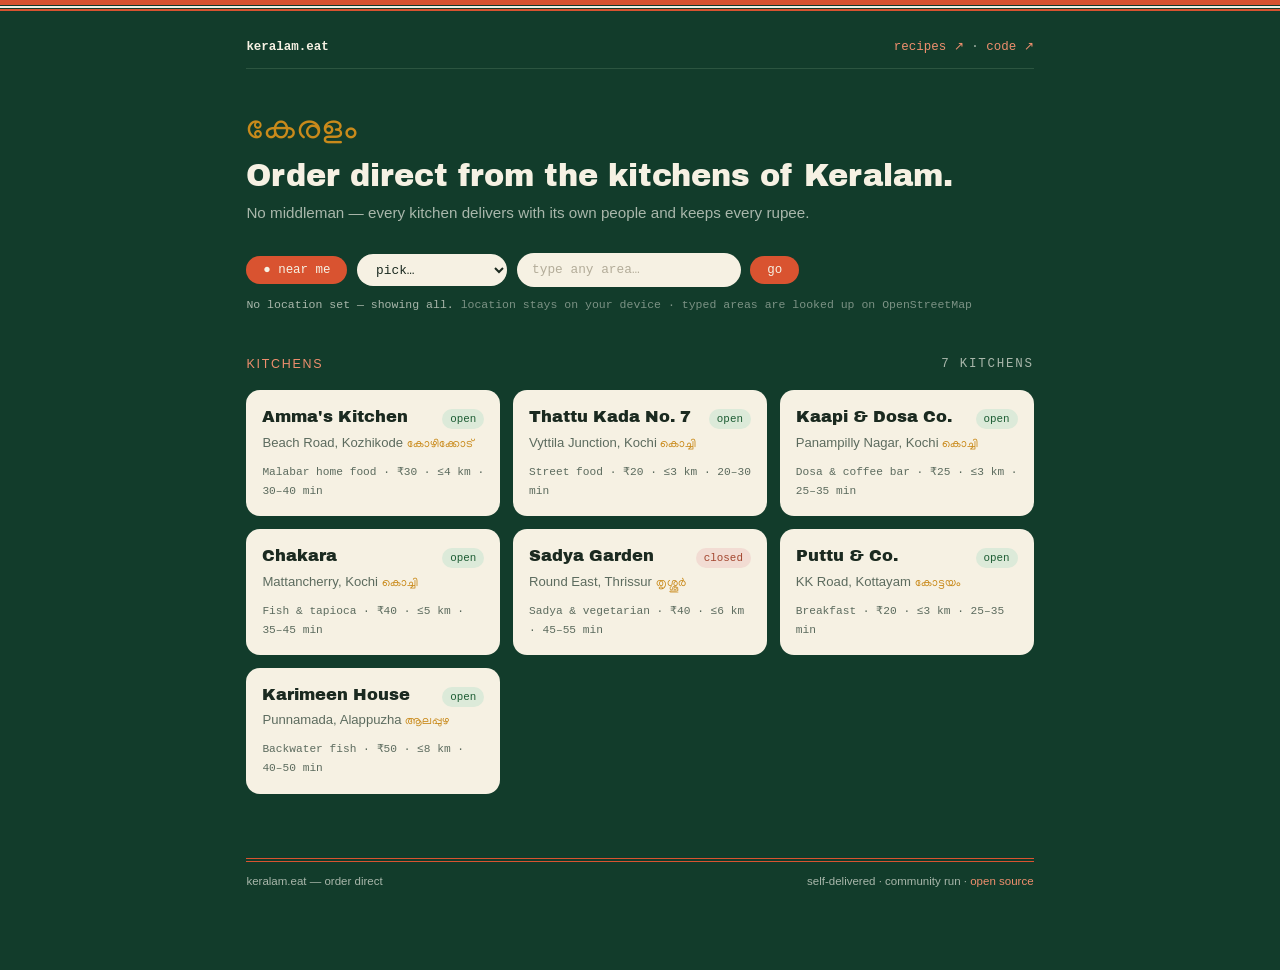
<file: index.html>
<!doctype html>
<html lang="en">
<head>
  <meta charset="utf-8">
  <meta name="viewport" content="width=device-width, initial-scale=1">
  <title>keralam.eat — order direct from the kitchens of Keralam</title>
  <meta name="description" content="Order food direct from kitchens near you in Keralam. Zero commission — every kitchen delivers with its own people.">
  <link rel="icon" href="data:image/svg+xml,<svg xmlns='http://www.w3.org/2000/svg' viewBox='0 0 32 32'><path d='M4 28 C 6 15, 14 6, 28 4 C 26 17, 18 26, 6 27' fill='none' stroke='%233d5a3c' stroke-width='2' stroke-linecap='round'/></svg>">
  <link rel="preconnect" href="https://fonts.googleapis.com">
  <link rel="preconnect" href="https://fonts.gstatic.com" crossorigin>
  <link href="https://fonts.googleapis.com/css2?family=Archivo+Black&family=Manjari:wght@400;700&display=swap" rel="stylesheet">
  <link rel="stylesheet" href="style.css">
</head>
<body>
  <div class="wrap">

    <div class="masthead">
      <span class="domain">keralam.eat</span>
      <span><a href="welcome.html">recipes ↗</a> · <a href="https://github.com/aneeraj/keralam-eat">code ↗</a></span>
    </div>

    <section class="hero">
      <div class="mal-big" aria-label="Keralam">കേരളം</div>
      <h1>Order direct from the kitchens of Keralam.</h1>
      <p class="sub">No middleman — every kitchen delivers with its own people and keeps every rupee.</p>
    </section>

    <div class="locbar">
      <button class="near" id="near-me">● near me</button>
      <select id="pick-area" aria-label="pick your area">
        <option value="">pick…</option>
      </select>
      <input class="area-input" id="area-input" placeholder="type any area…" aria-label="type any area">
      <button class="area-go" id="area-go">go</button>
      <button class="clearloc" id="clear-loc" style="display:none" title="forget my location">×</button>
    </div>
    <div class="locnote" id="loc-note">No location set — showing all kitchens. <span style="opacity:.7">location stays on your device · typed areas are looked up on OpenStreetMap</span></div>

    <div id="near-section">
      <div class="section-head" id="list-title"><span>Kitchens</span><span class="note mono" id="count"></span></div>
      <div class="cards" id="near-cards"></div>
      <div class="empty-state" id="empty-state" style="display:none"></div>
    </div>
    <div id="far-section">
      <div class="group-head far">Too far for their own delivery</div>
      <div class="cards far-group" id="far-cards"></div>
    </div>

    <footer>
      <span>keralam.eat — order direct</span>
      <span>self-delivered · community run · <a href="https://github.com/aneeraj/keralam-eat">open source</a></span>
    </footer>

  </div>

  <script src="data.js"></script>
  <script>
    const R = window.RESTAURANTS;
    const LOC_KEY = "keralam.eat:loc";

    document.getElementById("count").textContent = R.length + " kitchens";

    const MAL = {
      "Kozhikode": "കോഴിക്കോട്",
      "Kochi": "കൊച്ചി",
      "Thrissur": "തൃശ്ശൂർ",
      "Kottayam": "കോട്ടയം",
      "Alappuzha": "ആലപ്പുഴ"
    };

    function esc(s) {
      return String(s).replace(/[&<>"']/g, (c) =>
        ({ "&": "&amp;", "<": "&lt;", ">": "&gt;", '"': "&quot;", "'": "&#39;" }[c]));
    }

    function kmBetween(a, b) {
      const rad = (x) => (x * Math.PI) / 180;
      const dLat = rad(b.lat - a.lat);
      const dLng = rad(b.lng - a.lng);
      const h =
        Math.sin(dLat / 2) ** 2 +
        Math.cos(rad(a.lat)) * Math.cos(rad(b.lat)) * Math.sin(dLng / 2) ** 2;
      return 2 * 6371 * Math.asin(Math.sqrt(h));
    }

    function fmtKm(d) {
      return (d < 10 ? d.toFixed(1) : Math.round(d)) + " km";
    }

    /* ---------- anchor state ---------- */

    let anchor = null;
    try { anchor = JSON.parse(localStorage.getItem(LOC_KEY) || "null"); } catch (e) { anchor = null; }

    function setAnchor(a) {
      anchor = a;
      if (a) localStorage.setItem(LOC_KEY, JSON.stringify(a));
      else localStorage.removeItem(LOC_KEY);
      render();
    }

    /* ---------- near me ---------- */

    document.getElementById("near-me").addEventListener("click", () => {
      const note = document.getElementById("loc-note");
      note.textContent = "Asking your browser where you are…";
      if (!navigator.geolocation) {
        note.textContent = "This browser can't share location — pick or type your area.";
        return;
      }
      navigator.geolocation.getCurrentPosition(
        (pos) => {
          setAnchor({ lat: pos.coords.latitude, lng: pos.coords.longitude, label: "you" });
        },
        (err) => {
          note.textContent =
            "Location needs the site live on https (or your permission) — pick or type your area instead.";
        },
        { enableHighAccuracy: true, timeout: 8000, maximumAge: 300000 }
      );
    });

    /* ---------- area picker ---------- */

    const cities = [...new Set(R.map((r) => r.city))];
    const pick = document.getElementById("pick-area");
    for (const c of cities) {
      const inCity = R.filter((r) => r.city === c);
      const opt = document.createElement("option");
      opt.value = c;
      opt.textContent = c + " (" + inCity.length + ")";
      opt.dataset.lat = inCity.reduce((s, r) => s + r.lat, 0) / inCity.length;
      opt.dataset.lng = inCity.reduce((s, r) => s + r.lng, 0) / inCity.length;
      pick.appendChild(opt);
    }
    pick.addEventListener("change", () => {
      if (!pick.value) return;
      const opt = pick.selectedOptions[0];
      setAnchor({ lat: +opt.dataset.lat, lng: +opt.dataset.lng, label: pick.value });
    });

    document.getElementById("clear-loc").addEventListener("click", () => {
      pick.value = "";
      setAnchor(null);
      document.getElementById("loc-note").textContent = "Location forgotten — showing all kitchens.";
    });

    /* ---------- typed area (Nominatim) ---------- */

    async function findArea() {
      const q = document.getElementById("area-input").value.trim();
      const note = document.getElementById("loc-note");
      if (!q) return;
      note.textContent = "Looking up \u201c" + q + "\u201d\u2026";
      try {
        const url =
          "https://nominatim.openstreetmap.org/search?q=" + encodeURIComponent(q) +
          "&format=json&limit=1&viewbox=74.8,12.9,78.2,8.1&bounded=1";
        const res = await fetch(url);
        const rows = await res.json();
        if (!rows.length) {
          note.textContent = "Not found in Keralam \u2014 try a town or junction name.";
          return;
        }
        const r = rows[0];
        const label = (r.display_name || q).split(",")[0].trim();
        setAnchor({ lat: +r.lat, lng: +r.lon, label: label });
        document.getElementById("area-input").value = "";
      } catch (err) {
        note.textContent = "Geocoder unreachable \u2014 try again in a moment.";
      }
    }

    document.getElementById("area-go").addEventListener("click", findArea);
    document.getElementById("area-input").addEventListener("keydown", (e) => {
      if (e.key === "Enter") { e.preventDefault(); findArea(); }
    });

    /* ---------- render ---------- */

    function cardHTML(r, d, inRadius) {
      const pill = r.open
        ? '<span class="pill open">open</span>'
        : '<span class="pill closed">closed</span>';
      const dist = d == null ? "" :
        '<div class="dist' + (inRadius ? " in" : "") + '">' +
        (inRadius ? fmtKm(d) + " \u00b7 delivers to you" : fmtKm(d)) + "</div>";
      return (
        '<a class="card" href="restaurant.html?id=' + r.slug + '">' +
        '<div class="top"><span class="name">' + r.name + "</span>" + pill + "</div>" +
        '<div class="meta">' + r.area + ", " + r.city +
        (MAL[r.city] ? ' <span class="mal">' + MAL[r.city] + "</span>" : "") + "</div>" +
        '<div class="chips">' + r.cuisine + " \u00b7 \u20b9" + r.delivery.fee +
        " \u00b7 \u2264" + r.delivery.radiusKm + " km \u00b7 " + r.delivery.eta + "</div>" +
        dist +
        "</a>"
      );
    }

    function render() {
      const nearCards = document.getElementById("near-cards");
      const farCards = document.getElementById("far-cards");
      const nearSection = document.getElementById("near-section");
      const farSection = document.getElementById("far-section");
      const note = document.getElementById("loc-note");
      const title = document.getElementById("list-title");
      const empty = document.getElementById("empty-state");
      const clearBtn = document.getElementById("clear-loc");

      if (!anchor) {
        nearSection.style.display = "";
        farSection.style.display = "none";
        nearCards.innerHTML = R.map((r) => cardHTML(r, null, false)).join("");
        title.firstChild.textContent = "Kitchens";
        note.innerHTML = "No location set \u2014 showing all. <span style='opacity:.7'>location stays on your device \u00b7 typed areas are looked up on OpenStreetMap</span>";
        empty.style.display = "none";
        clearBtn.style.display = "none";
        return;
      }

      const withD = R.map((r) => ({ r, d: kmBetween(anchor, r) }));
      const near = withD.filter((x) => x.d <= x.r.delivery.radiusKm).sort((a, b) => a.d - b.d);
      const far = withD.filter((x) => x.d > x.r.delivery.radiusKm).sort((a, b) => a.d - b.d);

      nearSection.style.display = "";
      farSection.style.display = far.length ? "" : "none";

      if (near.length) {
        title.firstChild.textContent = "Delivers to you";
        nearCards.innerHTML = near.map((x) => cardHTML(x.r, x.d, true)).join("");
        empty.style.display = "none";
      } else {
        title.firstChild.textContent = "Kitchens";
        nearCards.innerHTML = "";
        const closest = far[0];
        empty.style.display = "block";
        empty.innerHTML =
          "Nothing delivers to <strong>" + esc(anchor.label) + "</strong> yet" +
          (closest
            ? " \u2014 nearest: <strong>" + closest.r.name + "</strong> (" + fmtKm(closest.d) + ")."
            : ".") +
          ' Cook here? <a href="https://github.com/aneeraj/keralam-eat">Add your kitchen</a>.';
      }

      farCards.innerHTML = far.map((x) => cardHTML(x.r, x.d, false)).join("");
      note.textContent = "Showing kitchens around " + anchor.label + ".";
      clearBtn.style.display = "inline-block";
    }

    render();
  </script>
</body>
</html>
</file>
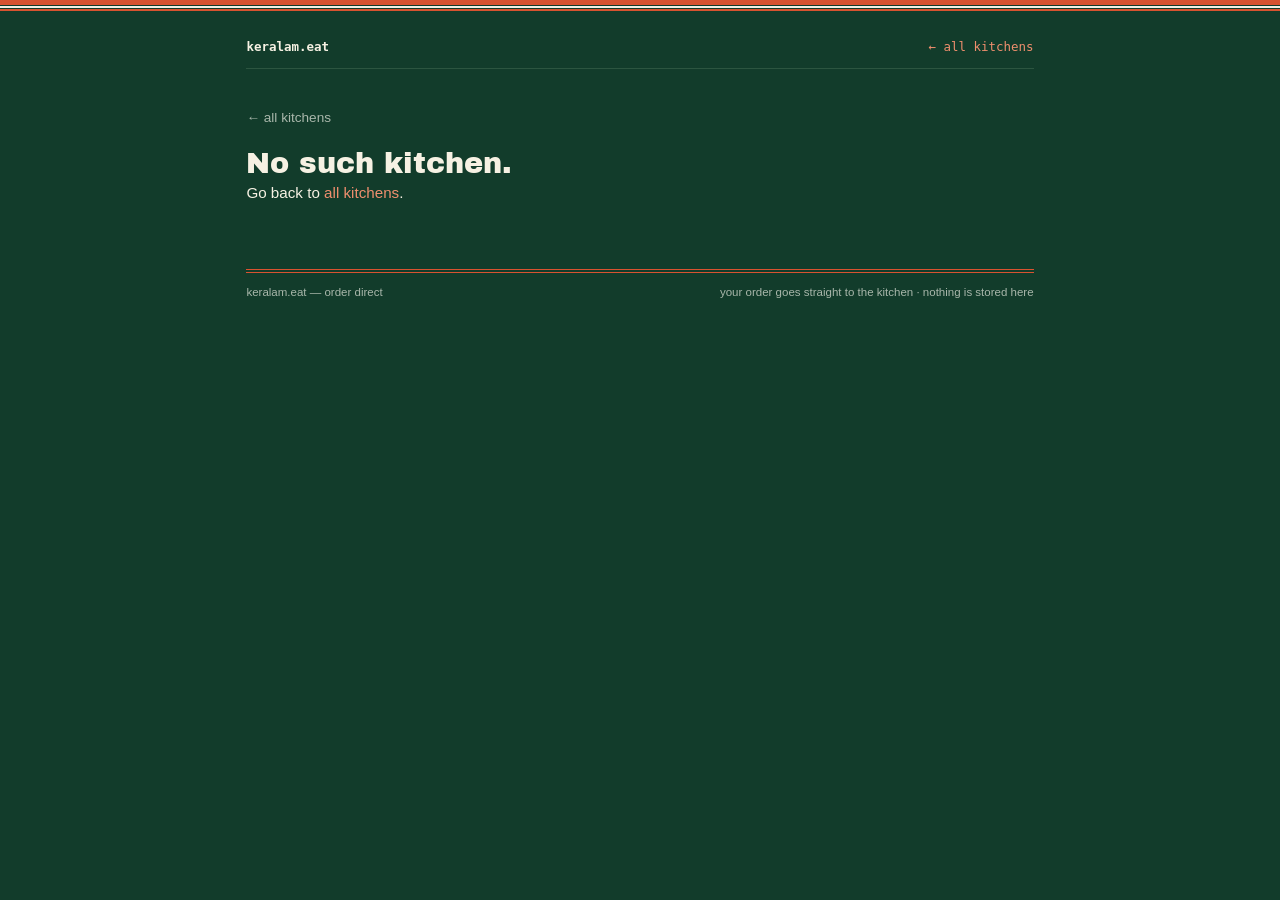
<file: restaurant.html>
<!doctype html>
<html lang="en">
<head>
  <meta charset="utf-8">
  <meta name="viewport" content="width=device-width, initial-scale=1">
  <title>keralam.eat</title>
  <link rel="icon" href="data:image/svg+xml,<svg xmlns='http://www.w3.org/2000/svg' viewBox='0 0 32 32'><path d='M4 28 C 6 15, 14 6, 28 4 C 26 17, 18 26, 6 27' fill='none' stroke='%233d5a3c' stroke-width='2' stroke-linecap='round'/></svg>">
  <link rel="preconnect" href="https://fonts.googleapis.com">
  <link rel="preconnect" href="https://fonts.gstatic.com" crossorigin>
  <link href="https://fonts.googleapis.com/css2?family=Archivo+Black&family=Manjari:wght@400;700&display=swap" rel="stylesheet">
  <link rel="stylesheet" href="style.css">
</head>
<body>
  <div class="wrap">

    <div class="masthead">
      <span class="domain">keralam.eat</span>
      <span><a href="index.html">← all kitchens</a></span>
    </div>

    <a class="backlink" href="index.html">← all kitchens</a>
    <div class="r-head" id="r-head"></div>

    <div id="menu"></div>

    <div id="cart">
      <h2>Your order</h2>
      <div id="cart-lines"></div>
      <div class="totals" id="totals"></div>

      <label for="cname">your name</label>
      <input id="cname" autocomplete="name">
      <label for="cphone">your phone</label>
      <input id="cphone" autocomplete="tel" inputmode="tel">
      <label for="caddress">delivery address</label>
      <textarea id="caddress" autocomplete="street-address"></textarea>

      <div class="actions">
        <button class="send" id="send">Send order on WhatsApp →</button>
        <a href="#" class="copy" id="copy">or copy the order text</a>
      </div>
      <div class="done" id="done" style="display:none"></div>
    </div>

    <footer>
      <span id="foot-name">keralam.eat — order direct</span>
      <span>your order goes straight to the kitchen · nothing is stored here</span>
    </footer>

  </div>

  <div id="cartbar"><div class="inner"><span id="bar-count"></span><span>review your order →</span></div></div>

  <script src="data.js"></script>
  <script>
    const slug = new URLSearchParams(location.search).get("id") || "";
    const r = window.RESTAURANTS.find((x) => x.slug === slug);

    if (!r) {
      document.querySelector(".r-head").innerHTML = "<h1>No such kitchen.</h1><p style='color:var(--muted)'>Go back to <a href='index.html'>all kitchens</a>.</p>";
    } else {
      render();
    }

    /* ---------- state ---------- */
    const CART_KEY = "keralam.eat:cart:" + r?.slug;
    let cart = {};
    try { cart = JSON.parse(localStorage.getItem(CART_KEY) || "{}"); } catch (e) { cart = {}; }

    function items() {
      const out = [];
      (r?.menu || []).forEach((cat, ci) =>
        cat.items.forEach((it, ii) => out.push({ ...it, id: ci + "-" + ii }))
      );
      return out;
    }
    const ALL = items();

    function qty(id) { return cart[id] || 0; }
    function count() { return Object.values(cart).reduce((a, b) => a + b, 0); }
    function subtotal() {
      return ALL.reduce((sum, it) => sum + (cart[it.id] ? cart[it.id] * it.price : 0), 0);
    }

    function save() {
      localStorage.setItem(CART_KEY, JSON.stringify(cart));
      syncUI();
    }

    /* ---------- your location vs this kitchen ---------- */
    let myLoc = null;
    try { myLoc = JSON.parse(localStorage.getItem("keralam.eat:loc") || "null"); } catch (e) { myLoc = null; }

    function kmBetween(a, b) {
      const rad = (x) => (x * Math.PI) / 180;
      const dLat = rad(b.lat - a.lat);
      const dLng = rad(b.lng - a.lng);
      const h =
        Math.sin(dLat / 2) ** 2 +
        Math.cos(rad(a.lat)) * Math.cos(rad(b.lat)) * Math.sin(dLng / 2) ** 2;
      return 2 * 6371 * Math.asin(Math.sqrt(h));
    }

    function youLine() {
      if (!myLoc || r.lat == null) return "";
      const d = kmBetween(myLoc, r);
      const inside = d <= r.delivery.radiusKm;
      const fmt = (d < 10 ? d.toFixed(1) : Math.round(d)) + " km";
      return (
        '<span class="chip ' + (inside ? "good" : "bad") + '">you: ' + fmt +
        (inside ? " \u00b7 inside their radius" : " \u00b7 outside") + "</span>" +
        '<a class="chip" href="index.html">change \u2197</a>'
      );
    }

    /* ---------- rendering ---------- */
    function render() {
      document.title = r.name + " — keralam.eat";

      const openness = r.open
        ? '<span class="openness open"><span class="dot open"></span>open now</span>'
        : '<span class="openness closed"><span class="dot closed"></span>closed now · hours ' + r.hours + '</span>';

      const malCity = { "Kozhikode": "കോഴിക്കോട്", "Kochi": "കൊച്ചി", "Thrissur": "തൃശ്ശൂർ", "Kottayam": "കോട്ടയം", "Alappuzha": "ആലപ്പുഴ" }[r.city] || "";

      document.getElementById("r-head").innerHTML =
        "<h1>" + r.name + "</h1>" +
        '<div class="meta">' + r.area + ", " + r.city + (malCity ? ' <span class="mal">' + malCity + "</span>" : "") + " · " + r.cuisine + " · " + openness + "</div>" +
        '<div class="chips-row">' +
          '<span class="chip">own delivery</span>' +
          '<span class="chip">\u2264' + r.delivery.radiusKm + " km</span>" +
          '<span class="chip">\u20b9' + r.delivery.fee + "</span>" +
          '<span class="chip">' + r.delivery.eta + "</span>" +
          youLine() +
        "</div>" +
        (r.open ? "" : '<div class="closed-line">Closed now \u2014 back at ' + r.hours.split("–")[0].trim() + ".</div>");

      document.getElementById("foot-name").textContent = r.name + " · keralam.eat";

      const menu = document.getElementById("menu");
      r.menu.forEach((cat) => {
        const sec = document.createElement("div");
        sec.className = "menu-category";
        sec.innerHTML = "<h3>" + cat.category + "</h3>";
        cat.items.forEach((it, i) => {
          const id = r.menu.indexOf(cat) + "-" + i;
          const row = document.createElement("div");
          row.className = "item";
          row.innerHTML =
            '<span class="vegmark' + (it.veg ? "" : " non") + '"></span>' +
            '<span class="nm">' + it.name + (it.mal ? ' <span class="mal">' + it.mal + "</span>" : "") + '<span class="d">' + it.desc + "</span></span>" +
            '<span class="leader"></span>' +
            '<span class="price">₹' + it.price + "</span>" +
            '<button class="add" data-id="' + id + '">add</button>';
          sec.appendChild(row);
        });
        menu.appendChild(sec);
      });

      menu.addEventListener("click", (e) => {
        const btn = e.target.closest(".add");
        if (!btn) return;
        const id = btn.dataset.id;
        cart[id] = (cart[id] || 0) + 1;
        save();
      });

      syncUI();
    }

    function syncUI() {
      // cart lines
      const lines = document.getElementById("cart-lines");
      const kept = Object.entries(cart).filter(([, q]) => q > 0);

      lines.innerHTML = kept.map(([id, q]) => {
        const it = ALL.find((x) => x.id === id);
        return (
          '<div class="cartline">' +
          '<span class="nm">' + it.name + "</span>" +
          '<span class="qty">' +
          '<button data-act="dec" data-id="' + id + '">−</button>' +
          q +
          '<button data-act="inc" data-id="' + id + '">+</button>' +
          "</span>" +
          '<span class="line-total">₹' + it.price * q + "</span>" +
          "</div>"
        );
      }).join("");

      const c = count();
      document.getElementById("cart").classList.toggle("visible", c > 0);
      document.getElementById("cartbar").classList.toggle("visible", c > 0);
      document.getElementById("bar-count").textContent = c + " item" + (c === 1 ? "" : "s") + " · ₹" + subtotal();

      const fee = c > 0 ? r.delivery.fee : 0;
      document.getElementById("totals").innerHTML =
        '<div class="row"><span>food</span><span>\u20b9' + subtotal() + "</span></div>" +
        '<div class="row"><span>delivery</span><span>\u20b9' + fee + "</span></div>" +
        '<div class="row grand"><span>total</span><span>\u20b9' + (subtotal() + fee) + "</span></div>";
    }

    document.getElementById("cart-lines").addEventListener("click", (e) => {
      const btn = e.target.closest("button[data-act]");
      if (!btn) return;
      const id = btn.dataset.id;
      if (btn.dataset.act === "inc") cart[id] = (cart[id] || 0) + 1;
      else { cart[id] = (cart[id] || 0) - 1; if (cart[id] <= 0) delete cart[id]; }
      save();
    });

    document.getElementById("cartbar").addEventListener("click", () => {
      document.getElementById("cart").scrollIntoView({ behavior: "smooth" });
    });

    /* ---------- order text ---------- */
    function orderText() {
      const lines = Object.entries(cart).filter(([, q]) => q > 0).map(([id, q]) => {
        const it = ALL.find((x) => x.id === id);
        return q + " × " + it.name + " — ₹" + it.price * q;
      });

      return [
        "NEW ORDER — via keralam.eat",
        "",
        ...lines,
        "",
        "Delivery: ₹" + r.delivery.fee,
        "TOTAL: ₹" + (subtotal() + r.delivery.fee),
        "",
        "Name: " + document.getElementById("cname").value.trim(),
        "Phone: " + document.getElementById("cphone").value.trim(),
        "Address: " + document.getElementById("caddress").value.trim().replace(/\n/g, ", ")
      ].join("\n");
    }

    function validate() {
      const done = document.getElementById("done");
      done.style.display = "none";
      if (!document.getElementById("cname").value.trim()) { done.textContent = "Add your name."; done.style.color = "var(--red)"; done.style.display = "block"; return false; }
      if (!/^[0-9 +()-]{7,}$/.test(document.getElementById("cphone").value.trim())) { done.textContent = "Add a phone number."; done.style.color = "var(--red)"; done.style.display = "block"; return false; }
      if (!document.getElementById("caddress").value.trim()) { done.textContent = "Add the delivery address."; done.style.color = "var(--red)"; done.style.display = "block"; return false; }
      return true;
    }

    document.getElementById("send").addEventListener("click", () => {
      if (!r.open) return;
      if (!validate()) return;

      const text = orderText();
      const url = "https://wa.me/" + r.whatsapp + "?text=" + encodeURIComponent(text);
      window.open(url, "_blank");

      const done = document.getElementById("done");
      done.style.color = "var(--leaf)";
      done.textContent =
        "WhatsApp opened with your order \u2713 From here it's just you and the kitchen. " +
        "Didn't open? Copy the order text instead.";
      done.style.display = "block";
    });

    document.getElementById("copy").addEventListener("click", (e) => {
      e.preventDefault();
      if (!validate()) return;
      const text = orderText();
      navigator.clipboard.writeText(text).then(() => {
        const done = document.getElementById("done");
        done.style.color = "var(--leaf)";
        done.textContent = "Copied \u2014 send it to the kitchen on " + r.whatsapp + ".";
        done.style.display = "block";
      });
    });
  </script>
</body>
</html>
</file>
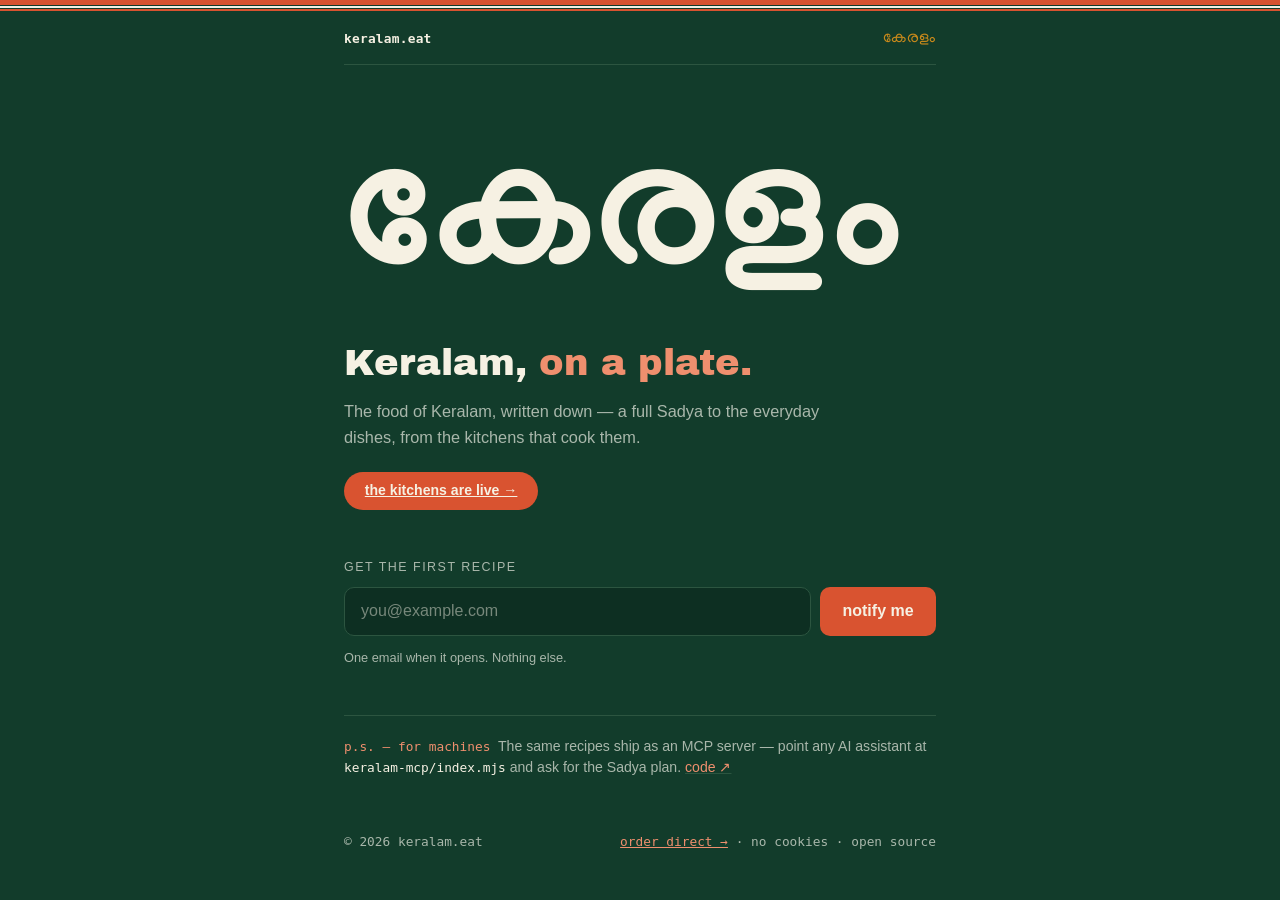
<file: welcome.html>
<!doctype html>
<html lang="en">
<head>
  <meta charset="utf-8">
  <meta name="viewport" content="width=device-width, initial-scale=1">
  <title>keralam.eat — Keralam, on a plate.</title>
  <meta name="description" content="The food of Keralam, written down — a full Sadya to the everyday dishes, from the kitchens that cook them.">
  <link rel="icon" href="data:image/svg+xml,<svg xmlns='http://www.w3.org/2000/svg' viewBox='0 0 24 24'><path d='M12 2 C 15 6, 18 8.5, 18 13.5 A 6 6 0 0 1 6 13.5 C 6 8.5, 9 6, 12 2 Z' fill='%23d95330'/></svg>">
  <link rel="preconnect" href="https://fonts.googleapis.com">
  <link rel="preconnect" href="https://fonts.gstatic.com" crossorigin>
  <link href="https://fonts.googleapis.com/css2?family=Archivo+Black&family=Manjari:wght@400;700&display=swap" rel="stylesheet">

  <style>
    :root {
      --leaf:       #123c2b;   /* banana-leaf canvas */
      --leaf-deep:  #0d2f22;   /* inset panels */
      --leaf-line:  #2c5540;   /* rules on green */
      --cream:      #f6f1e3;   /* rice */
      --muted:      #a9b7ab;
      --red:        #d95330;   /* chilli */
      --red-soft:   #ef8f6e;
      --ochre:      #c98a1b;   /* turmeric */
    }

    * { margin: 0; padding: 0; box-sizing: border-box; }

    ::selection { background: var(--red); color: var(--cream); }

    body {
      background: var(--leaf);
      color: var(--cream);
      font-family: -apple-system, BlinkMacSystemFont, "Segoe UI", Roboto, "Helvetica Neue", sans-serif;
      line-height: 1.55;
      min-height: 100vh;
      -webkit-font-smoothing: antialiased;
    }

    /* shared kara strip — same on every page of the domain */
    body::before {
      content: "";
      position: fixed;
      top: 0; left: 0; right: 0;
      height: 11px;
      z-index: 50;
      pointer-events: none;
      background:
        linear-gradient(var(--red) 0 0) 0 0 / 100% 5px no-repeat,
        linear-gradient(var(--cream) 0 0) 0 6px / 100% 2px no-repeat,
        linear-gradient(var(--red) 0 0) 0 9px / 100% 2px no-repeat,
        var(--leaf);
    }

    .mono {
      font-family: ui-monospace, "SF Mono", Menlo, Consolas, monospace;
      font-size: .8rem;
    }

    .page {
      max-width: 40rem;
      margin: 0 auto;
      padding: 1.6rem 1.5rem 3rem;
      display: flex;
      flex-direction: column;
      min-height: 100vh;
    }

    /* masthead */
    .masthead {
      display: flex;
      justify-content: space-between;
      align-items: center;
      color: var(--muted);
      padding-bottom: .8rem;
      border-bottom: 1px solid var(--leaf-line);
    }
    .masthead .domain { color: var(--cream); font-weight: 600; letter-spacing: .02em; }
    .masthead .mal-top {
      font-family: "Manjari", "Malayalam MN", "Noto Sans Malayalam", sans-serif;
      color: var(--ochre);
      font-size: 1.05rem;
    }

    /* hero */
    .hero { margin: 5rem 0 0; }

    .bigmal {
      font-family: "Manjari", "Malayalam MN", "Noto Sans Malayalam", sans-serif;
      font-weight: 700;
      font-size: clamp(4.2rem, 20vw, 11rem);
      line-height: 1.05;
      color: var(--cream);
      letter-spacing: -.01em;
      user-select: none;
    }

    .hero h1 {
      font-family: "Archivo Black", "Arial Black", sans-serif;
      font-size: clamp(1.5rem, 5.5vw, 2.3rem);
      font-weight: 400;
      line-height: 1.1;
      margin-top: .8rem;
    }
    .hero h1 .accent { color: var(--red-soft); }

    .hero .sub {
      color: var(--muted);
      margin-top: 1rem;
      max-width: 30rem;
      font-size: 1.02rem;
    }

    .kitchens {
      display: inline-block;
      margin-top: 1.4rem;
      background: var(--red);
      color: var(--cream);
      border-radius: 999px;
      font-weight: 600;
      font-size: .88rem;
      padding: .5rem 1.3rem;
      transition: transform .12s ease, filter .12s ease;
    }
    .kitchens:hover {
      text-decoration: none;
      transform: translateY(-1px);
      filter: brightness(1.12);
    }

    /* signup */
    .signup { margin-top: 3rem; }
    .signup .label { color: var(--muted); font-size: .78rem; letter-spacing: .12em; text-transform: uppercase; margin-bottom: .6rem; }

    form { display: flex; gap: .6rem; }
    form input {
      flex: 1;
      min-width: 0;
      background: var(--leaf-deep);
      border: 1px solid var(--leaf-line);
      border-radius: 10px;
      color: var(--cream);
      font: inherit;
      padding: .7rem 1rem;
      outline: none;
    }
    form input:focus { border-color: var(--red); }
    form input::placeholder { color: #77887b; }
    form button {
      background: var(--red);
      border: none;
      border-radius: 10px;
      color: var(--cream);
      font: inherit;
      font-weight: 600;
      padding: .7rem 1.4rem;
      cursor: pointer;
      transition: transform .12s ease, filter .12s ease;
    }
    form button:hover { transform: translateY(-1px); filter: brightness(1.12); }

    .fineprint { margin-top: .7rem; color: var(--muted); font-size: .8rem; }

    .done {
      display: none;
      background: var(--cream);
      color: #1b2a20;
      border-radius: 10px;
      padding: 1rem 1.2rem;
      border-left: 4px solid #1c5c33;
    }
    .done.error { border-left-color: #a3452e; }

    /* p.s. — the MCP note */
    .ps {
      margin-top: 3rem;
      border-top: 1px solid var(--leaf-line);
      padding-top: 1.2rem;
      color: var(--muted);
      font-size: .88rem;
    }
    .ps .tag { color: var(--red-soft); }
    .ps .path { color: var(--cream); }
    .ps a { color: var(--red-soft); text-decoration-color: var(--leaf-line); }
    .ps a:hover { text-decoration-color: var(--red-soft); }

    /* footer */
    footer {
      margin-top: auto;
      padding-top: 3rem;
      display: flex;
      justify-content: space-between;
      flex-wrap: wrap;
      gap: .4rem 2rem;
      color: var(--muted);
    }

    @media (max-width: 480px) {
      .hero { margin-top: 3rem; }
      form { flex-direction: column; }
      form button { width: 100%; }
    }
  </style>
</head>
<body>
  <div class="page">

    <div class="masthead">
      <span class="domain mono">keralam.eat</span>
      <span class="mal-top">കേരളം</span>
    </div>

    <section class="hero">
      <div class="bigmal" aria-label="Keralam">കേരളം</div>
      <h1>Keralam, <span class="accent">on a plate.</span></h1>
      <p class="sub">
        The food of Keralam, written down — a full Sadya to the everyday dishes,
        from the kitchens that cook them.
      </p>
      <a class="kitchens" href="index.html">the kitchens are live →</a>
    </section>

    <section class="signup">
      <!--
        HOOK UP THE FORM — demo stores emails in the visitor's browser only.
        Formspree: action="https://formspree.io/f/YOUR_ID"  method="POST"
        Netlify:   add  data-netlify="true"  and deploy
      -->
      <div class="label">Get the first recipe</div>
      <form id="signup-form" novalidate>
        <input type="email" id="email" name="email" placeholder="you@example.com" autocomplete="email">
        <button type="submit">notify me</button>
      </form>
      <div class="done" id="done" role="status"></div>
      <div class="fineprint" id="fineprint">One email when it opens. Nothing else.</div>
    </section>

    <div class="ps">
      <span class="tag mono">p.s. — for machines</span>&nbsp;
      The same recipes ship as an MCP server — point any AI assistant at
      <span class="path mono">keralam-mcp/index.mjs</span> and ask for the Sadya plan.
      <a href="https://github.com/aneeraj/keralam-eat">code ↗</a>
    </div>

    <footer class="mono">
      <span>© 2026 keralam.eat</span>
      <span><a href="index.html" style="color:var(--red-soft)">order direct →</a> · no cookies · open source</span>
    </footer>

  </div>

  <script>
    var form = document.getElementById("signup-form");
    var done = document.getElementById("done");
    var fineprint = document.getElementById("fineprint");

    form.addEventListener("submit", function (e) {
      e.preventDefault();
      var email = document.getElementById("email").value.trim();

      done.classList.remove("error");
      done.style.display = "block";

      if (!/^[^\s@]+@[^\s@]+\.[^\s@]+$/.test(email)) {
        done.classList.add("error");
        done.textContent = "That address looks undercooked \u2014 one more look?";
        return;
      }

      // Demo storage only — replace with your real endpoint (see comment above).
      try {
        var list = JSON.parse(localStorage.getItem("keralam.eat:subscribers") || "[]");
        if (list.indexOf(email) === -1) list.push(email);
        localStorage.setItem("keralam.eat:subscribers", JSON.stringify(list));
        done.textContent = "You\u2019re on the list \u2014 the first recipe finds you when the kitchen opens.";
      } catch (err) {
        done.textContent = "You\u2019re on the list \u2014 the first recipe finds you when the kitchen opens.";
      }

      form.style.display = "none";
      fineprint.style.display = "none";
    });
  </script>

</body>
</html>
</file>
<file: style.css>
:root {
  --leaf:       #123c2b;   /* banana-leaf canvas */
  --leaf-deep:  #0d2f22;   /* inset panels on green */
  --leaf-line:  #2c5540;   /* rules on green */
  --cream:      #f6f1e3;   /* rice — cards, panels */
  --cream-soft: #fffdf6;   /* inputs */
  --ink:        #1b2a20;   /* text on cream */
  --muted-green:#a9b7ab;   /* muted text on green */
  --muted-cream:#5c6b5e;   /* muted text on cream */
  --red:        #d95330;   /* chilli */
  --red-soft:   #ef8f6e;   /* chilli for text on green */
  --ochre:      #c98a1b;   /* turmeric — Malayalam accents */
  --rule:       #e2dccb;   /* rules on cream */
  --green-ink:  #1c5c33;   /* positive on cream */
}

* { margin: 0; padding: 0; box-sizing: border-box; }

body {
  background: var(--leaf);
  color: var(--cream);
  font-family: -apple-system, BlinkMacSystemFont, "Segoe UI", Roboto, "Helvetica Neue", sans-serif;
  font-size: .95rem;
  line-height: 1.5;
  -webkit-font-smoothing: antialiased;
}

/* shared kara strip — chilli lines on the leaf, same on both pages */
body::before {
  content: "";
  position: fixed;
  top: 0; left: 0; right: 0;
  height: 11px;
  z-index: 50;
  pointer-events: none;
  background:
    linear-gradient(var(--red) 0 0) 0 0 / 100% 5px no-repeat,
    linear-gradient(var(--cream) 0 0) 0 6px / 100% 2px no-repeat,
    linear-gradient(var(--red) 0 0) 0 9px / 100% 2px no-repeat,
    var(--leaf);
}

::selection { background: var(--red); color: var(--cream); }

a { color: var(--red-soft); text-decoration: none; }
a:hover { text-decoration: underline; }

.mono, .masthead, .locnote, .chips, .pill, .dist {
  font-family: ui-monospace, "SF Mono", Menlo, Consolas, monospace;
}

.wrap {
  max-width: 52rem;
  margin: 0 auto;
  padding: 2.4rem 1.4rem 5rem;
}

/* ---------- masthead ---------- */
.masthead {
  display: flex;
  justify-content: space-between;
  gap: 1rem;
  font-size: .78rem;
  color: var(--muted-green);
  padding-bottom: .7rem;
  border-bottom: 1px solid var(--leaf-line);
}
.masthead .domain { color: var(--cream); font-weight: 600; }

/* ---------- hero ---------- */
.hero { margin: 2.6rem 0 1.8rem; }
.mal-big {
  font-family: "Manjari", "Malayalam MN", "Noto Sans Malayalam", sans-serif;
  color: var(--ochre);
  font-size: 2.2rem;
  line-height: 1.2;
}
.hero h1 {
  font-family: "Archivo Black", "Arial Black", sans-serif;
  font-size: 1.9rem;
  font-weight: 400;
  line-height: 1.15;
  margin: .35rem 0 .5rem;
  color: var(--cream);
}
.hero .sub { color: var(--muted-green); }

/* ---------- location bar ---------- */
.locbar {
  display: flex;
  align-items: center;
  gap: .6rem;
  flex-wrap: wrap;
}
.locbar .near, .locbar .area-go {
  background: var(--red);
  color: var(--cream);
  border: none;
  border-radius: 999px;
  font-family: ui-monospace, "SF Mono", Menlo, Consolas, monospace;
  font-size: .78rem;
  padding: .45rem 1.05rem;
  cursor: pointer;
}
.locbar .near:hover, .locbar .area-go:hover { filter: brightness(1.12); }
.locbar select, .locbar .area-input {
  background: var(--cream);
  border: none;
  border-radius: 999px;
  font-family: ui-monospace, "SF Mono", Menlo, Consolas, monospace;
  font-size: .8rem;
  color: var(--ink);
  padding: .45rem .95rem;
  outline: none;
}
.locbar .area-input { width: 14rem; max-width: 55vw; }
.locbar .area-input::placeholder { color: #b3ac99; }
.locbar .clearloc {
  background: none; border: none; color: var(--muted-green);
  font-size: 1rem; cursor: pointer; line-height: 1; padding: .2rem .4rem;
}
.locbar .clearloc:hover { color: var(--red-soft); }
.locnote { margin-top: .6rem; font-size: .72rem; color: var(--muted-green); }

/* ---------- groups ---------- */
.section-head {
  margin: 2.6rem 0 1rem;
  font-size: .78rem;
  letter-spacing: .14em;
  text-transform: uppercase;
  color: var(--red-soft);
  display: flex;
  justify-content: space-between;
  gap: 1rem;
}
.section-head .note { color: var(--muted-green); }
.group-head {
  margin: 2.4rem 0 .9rem;
  font-size: .78rem;
  letter-spacing: .14em;
  text-transform: uppercase;
  color: var(--muted-green);
}

.empty-state {
  border: 1px dashed var(--leaf-line);
  border-radius: 12px;
  padding: 1rem 1.2rem;
  color: var(--muted-green);
  font-size: .9rem;
}
.empty-state strong { color: var(--cream); }
.empty-state a { color: var(--red-soft); }

/* ---------- kitchen cards ---------- */
.cards {
  display: grid;
  grid-template-columns: repeat(auto-fill, minmax(230px, 1fr));
  gap: .8rem;
}
.card {
  background: var(--cream);
  color: var(--ink);
  border-radius: 14px;
  padding: .95rem 1rem;
  display: block;
  transition: transform .12s ease, box-shadow .12s ease;
}
.card:hover {
  text-decoration: none;
  transform: translateY(-2px);
  box-shadow: 0 4px 0 0 var(--red);
}
.far-group .card { opacity: .78; }
.far-group .card:hover { opacity: 1; }

.card .top {
  display: flex;
  justify-content: space-between;
  align-items: baseline;
  gap: .5rem;
}
.card .name {
  font-family: "Archivo Black", "Arial Black", sans-serif;
  font-size: 1.02rem;
  font-weight: 400;
}
.pill {
  font-size: .68rem;
  padding: .12rem .5rem;
  border-radius: 999px;
  white-space: nowrap;
}
.pill.open { background: #dcead9; color: var(--green-ink); }
.pill.closed { background: #f2dcd3; color: #a3452e; }
.card .meta { color: var(--muted-cream); font-size: .82rem; margin-top: .2rem; }
.card .chips {
  font-size: .7rem;
  color: var(--muted-cream);
  margin-top: .55rem;
  line-height: 1.7;
}
.card .dist { margin-top: .5rem; font-size: .74rem; color: var(--muted-cream); }
.card .dist.in { color: var(--green-ink); font-weight: 700; }

.mal {
  font-family: "Manjari", "Malayalam MN", "Noto Sans Malayalam", sans-serif;
  color: var(--ochre);
  font-size: .92em;
}

/* ---------- restaurant page ---------- */
.backlink { font-size: .85rem; margin: 2.4rem 0 1.2rem; display: inline-block; color: var(--muted-green); }
.r-head h1 {
  font-family: "Archivo Black", "Arial Black", sans-serif;
  font-size: 1.8rem;
  font-weight: 400;
  line-height: 1.2;
  color: var(--cream);
}
.r-head .meta { color: var(--muted-green); font-size: .88rem; margin-top: .25rem; }
.chips-row {
  margin-top: .8rem;
  display: flex;
  flex-wrap: wrap;
  gap: .45rem;
}
.chip {
  background: var(--cream);
  border-radius: 999px;
  padding: .2rem .7rem;
  font-size: .72rem;
  color: var(--muted-cream);
}
.chip.good { color: var(--green-ink); }
.chip.bad { color: #a3452e; }
.chips-row a.chip { color: var(--muted-cream); text-decoration: none; }
.chips-row a.chip:hover { color: var(--ink); text-decoration: none; }
.closed-line { margin-top: .6rem; color: var(--red-soft); font-size: .9rem; }

/* ---------- menu ---------- */
.menu-category { margin-top: 2rem; }
.menu-category h3 {
  font-size: .78rem;
  letter-spacing: .14em;
  text-transform: uppercase;
  color: var(--red-soft);
  margin-bottom: .3rem;
}
.item { display: flex; align-items: baseline; gap: .7rem; padding: .55rem 0; }
.item .vegmark {
  display: inline-block;
  width: .55rem; height: .55rem;
  border: 1.5px solid var(--cream);
  flex: none;
  align-self: center;
}
.item .vegmark.non { border-color: var(--red-soft); }
.item .nm { flex: none; max-width: 62%; font-weight: 600; color: var(--cream); }
.item .nm .d { display: block; color: var(--muted-green); font-size: .8rem; font-weight: 400; }
.item .leader { flex: 1; border-bottom: 2px dotted var(--leaf-line); transform: translateY(-4px); min-width: 1.2rem; }
.item .price { font-size: .84rem; flex: none; }
.item .add {
  flex: none;
  background: none;
  border: 1.5px solid var(--cream);
  border-radius: 999px;
  font-family: ui-monospace, "SF Mono", Menlo, Consolas, monospace;
  font-size: .72rem;
  padding: .12rem .65rem;
  cursor: pointer;
  color: var(--cream);
}
.item .add:hover { background: var(--cream); color: var(--ink); }

/* ---------- cart (cream panel on the leaf) ---------- */
#cart { display: none; margin-top: 3rem; background: var(--cream); color: var(--ink); border-radius: 14px; padding: 1.3rem 1.4rem; }
#cart.visible { display: block; }
#cart h2 {
  font-family: "Archivo Black", "Arial Black", sans-serif;
  font-size: 1.05rem;
  font-weight: 400;
  margin-bottom: .8rem;
}

.cartline { display: flex; align-items: baseline; gap: .7rem; padding: .4rem 0; }
.cartline .nm { flex: 1; }
.cartline .qty { font-size: .82rem; }
.cartline button {
  background: none; border: none; font: inherit; cursor: pointer;
  color: var(--green-ink); padding: 0 .3rem;
}
.cartline button:hover { color: var(--ink); }
.cartline .line-total { font-size: .84rem; }

.totals { border-top: 1px solid var(--rule); margin-top: .5rem; padding-top: .5rem; font-size: .9rem; }
.totals .row { display: flex; justify-content: space-between; color: var(--muted-cream); }
.totals .row.grand { color: var(--ink); font-weight: 700; margin-top: .25rem; }

label {
  display: block;
  font-size: .72rem;
  color: var(--muted-cream);
  margin: 1rem 0 .3rem;
}
input, textarea {
  width: 100%;
  background: var(--cream-soft);
  border: 1px solid var(--rule);
  border-radius: 8px;
  font: inherit;
  color: var(--ink);
  padding: .5rem .7rem;
  outline: none;
}
input:focus, textarea:focus { border-color: var(--green-ink); }
textarea { resize: vertical; min-height: 3.2rem; }

.actions { margin-top: 1.4rem; display: flex; gap: 1.2rem; align-items: center; flex-wrap: wrap; }
.actions .send {
  background: var(--red);
  color: var(--cream);
  border: none;
  border-radius: 999px;
  font: inherit;
  font-size: .9rem;
  padding: .55rem 1.4rem;
  cursor: pointer;
}
.actions .send:hover { filter: brightness(1.12); }
.actions .send:disabled { background: var(--rule); color: var(--muted-cream); cursor: default; }
.actions .copy { font-size: .85rem; color: #a3452e; }

.done { margin-top: 1.2rem; color: var(--green-ink); font-size: .92rem; }

/* fixed cart bar */
#cartbar {
  position: fixed;
  bottom: 0; left: 0; right: 0;
  background: var(--cream);
  color: var(--ink);
  border-top: 4px solid var(--red);
  font-family: ui-monospace, "SF Mono", Menlo, Consolas, monospace;
  font-size: .8rem;
  padding: .75rem 1.4rem;
  display: none;
  cursor: pointer;
  z-index: 5;
}
#cartbar:hover { background: var(--cream-soft); }
#cartbar.visible { display: block; }
#cartbar .inner { max-width: 52rem; margin: 0 auto; display: flex; justify-content: space-between; gap: 1rem; }

/* footer */
footer {
  margin-top: 4rem;
  border-top: 4px double var(--red);
  padding-top: .7rem;
  font-size: .72rem;
  color: var(--muted-green);
  display: flex;
  justify-content: space-between;
  flex-wrap: wrap;
  gap: .4rem 2rem;
}
</file>
